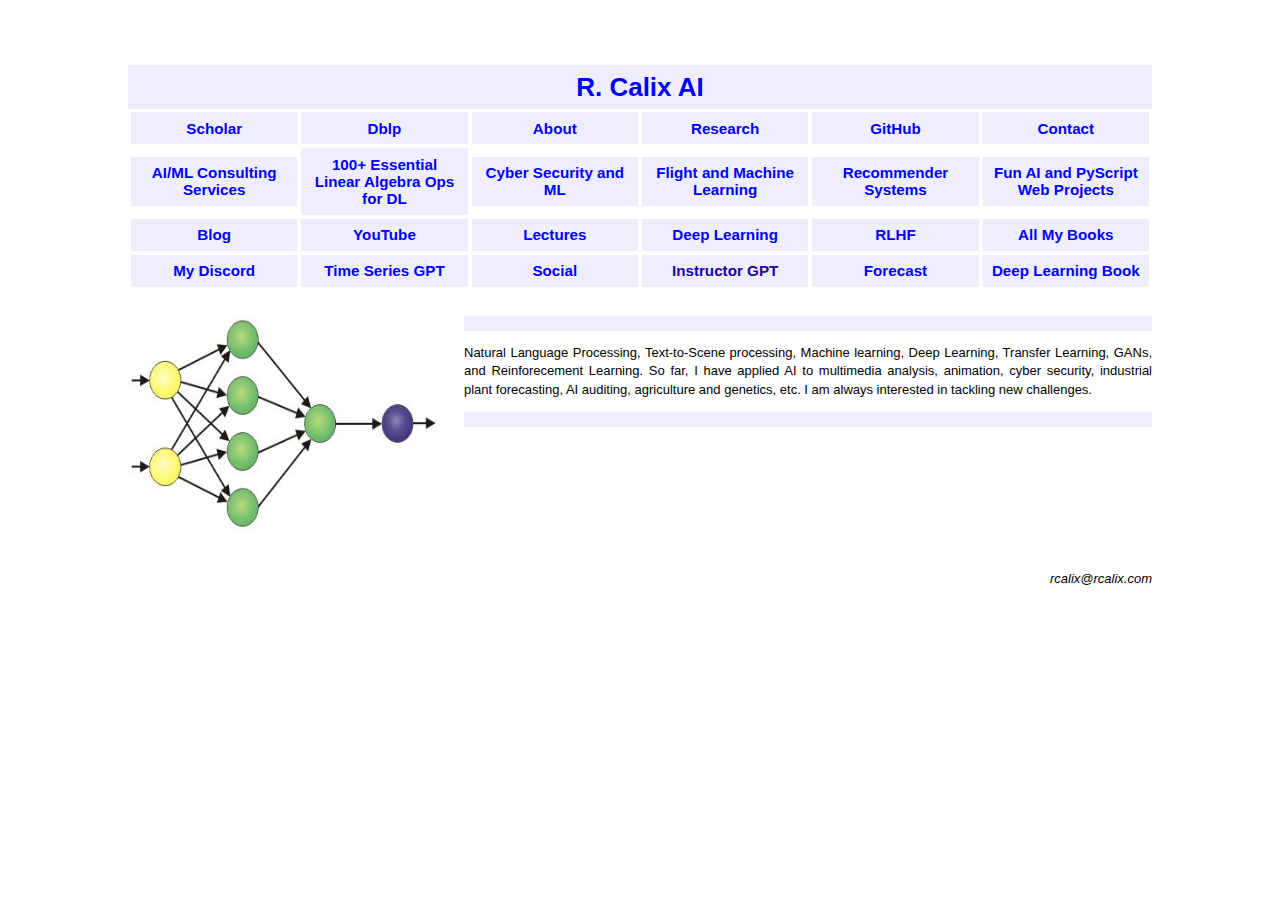
<file: index.html>
<html>
<head><meta charset="utf-8">
	<link href="styleT.css" rel="stylesheet" type="text/css" />
	<title>RCalix AI</title>
</head>
<body><!-- - - - - - - - - - - - - - - - - - - - - - - - - - - - - - - - - - - -->
	<h1><center><a href="https://www.rcalix.com">R. Calix AI</a></center></h1>

<table id="nav">
	<tbody>
		<tr>
			<td>
			<h3><a href="https://scholar.google.com/citations?hl=en&user=TiKVs6AAAAAJ">Scholar</a></h3>
			</td>
			<td>
			<h3><a href="https://dblp.org/pers/hd/c/Calix:Ricardo_A=">Dblp</a></h3>
			</td>
			
			<td>
			<h3><a href="https://www.linkedin.com/in/ricardo-calix-phd">About</a></h3>
			</td>
			<td>
                          <h3><a href="https://github.com/rcalix1/ResearchPage#readme">Research</a></h3>
				
			</td>
			<td>
			<h3><a href="https://github.com/rcalix1">GitHub</a></h3>
			</td>
			<td>
			<h3><a href="https://rcalix1.github.io/RCalixAI/contact.html">Contact</a></h3>
			</td>
		</tr>
		<tr>
			<td>
			<h3><a href="https://rcalix1.github.io/RCalixAI/contact.html"> AI/ML Consulting Services</a></h3>
		
			</td>
			<td>
			<h3><a href="https://github.com/rcalix1/100PlusEssentialLinearAlgebraOperationsForDeepLearning">100+ Essential Linear Algebra
			       Ops for DL </a> </h3>
			
			</td>
			
			
			 <td>
			<h3><a href="https://rcalix1.github.io/CyberSecurityAndMachineLearning/FirstEdition/index.html">Cyber Security and ML</a> </h3>
			
			</td>
			<td>
			<h3><a href="https://github.com/rcalix1/FlyAI-TK">Flight and Machine Learning</a></h3>
			</td>
			<td>
			 <h3><a href="https://www.galacticbackwater.com/theAIhub/index.html">Recommender Systems</a></h3>
			</td>
			<td>
			      <h3><a href="https://rcalix1.github.io/Build-Fun-AI-Projects-that-Run-on-the-Web/"> Fun AI and PyScript Web Projects </a></h3>
			</td>
			
		</tr>
		<tr>
			
			<td>
			     <h3><a href="https://www.youtube.com/@ricardocalix188/community">Blog</a></h3>
			</td>
			<td>
			<h3><a href="https://www.youtube.com/channel/UCKRgi-HJDEq0a3nhlG2nQvg">YouTube</a></h3>
			</td>
                        <td>
			        <h3><a href="https://rcalix1.github.io/STEM/">Lectures</a></h3>
			</td>
			<td>
			  <h3><a href="https://rcalix1.github.io/DeepLearningAlgorithms/SecondEdition/index.html">Deep Learning</a></h3>
			</td>

                        <td>
				
				   <h3><a href="https://github.com/rcalix1/RLHF">  RLHF </a></h3>
			</td>
                        
			<td>
		        <h3><a href="https://www.amazon.com/s?i=stripbooks&amp;rh=p_27%3ARicardo+A+Calix&amp;s=relevancerank&amp;text=Ricardo+A+Calix&amp;ref=dp_byline_sr_book_1">All My Books</a></h3>
			
			</td>
		</tr>
		
		<tr>
			
			<td>
			     <h3><a href="https://discord.gg/hfyNnuv4">My Discord</a></h3>
			</td>
			<td>
			<h3><a href="https://github.com/rcalix1/TimeSeriesAnalysis">Time Series GPT</a></h3>
			</td>
                        <td>
			        <h3><a href="https://bsky.app/profile/ricardocalix.com">Social</a></h3>
			</td>
			<td>
			  <h3><a href="">Instructor GPT</a></h3>
			</td>
			<td>
		                  <h3><a href="https://rcalix1.github.io/RCalixAI/forecast.html">Forecast</a></h3>
			</td>
			<td>
			  <h3><a href="https://www.amazon.com/Deep-Learning-Algorithms-PyTorch-GPTs/dp/B0CQYLGVYD/ref=sr_1_3?dib=eyJ2IjoiMSJ9.NIugvsoxaGVnAH9Zo95mJgz5Ruup19fJ-aVBJqKn5pds8vlbAI3XgXTCtY5RHSc_-FHWoOfECppJsxsVvgNxPk0wtfcGAaJf-uLzY30e6uI7kx5wmho0_JFa2jMvnHs_.CjOcc2k3tqzYtdz5u-HX2XVBaWgG4s19yxQZFdODyg0&dib_tag=se&qid=1723319123&refinements=p_27%3ARicardo+A+Calix&s=books&sr=1-3&text=Ricardo+A+Calix">Deep Learning Book</a></h3>
			</td>

                       
                        
			
		</tr>
			
		
		
	</tbody>
</table>
<!-- - - - - - - - - - - - - - - - - - - - - - - - - - - - - - - - - - - -->






<div class="item">
<div class="pic"><img src="images/ann.jpg" style="border-width: 0px; border-style: solid; width: 311px; height: 215px;" /></div>

<div class="txt">
<h3><a href="" name=""></a></h3>

<p><em></em></p>
<p>Natural Language Processing, Text-to-Scene processing, Machine learning, Deep Learning, Transfer Learning, GANs, and Reinforecement Learning. So far, I have applied AI to 
	multimedia analysis, animation, cyber security, industrial plant forecasting, AI auditing, agriculture and genetics, etc. I am always interested in tackling 
	new challenges. </p>
	
<h3><a href="" name=""></a></h3>
</div>
</div>





<!------------------------------------------------------------------------>

<hr />
<p style="text-align:right"><i>rcalix@rcalix.com </i></p>
</div>
</body>
</html>
</file>
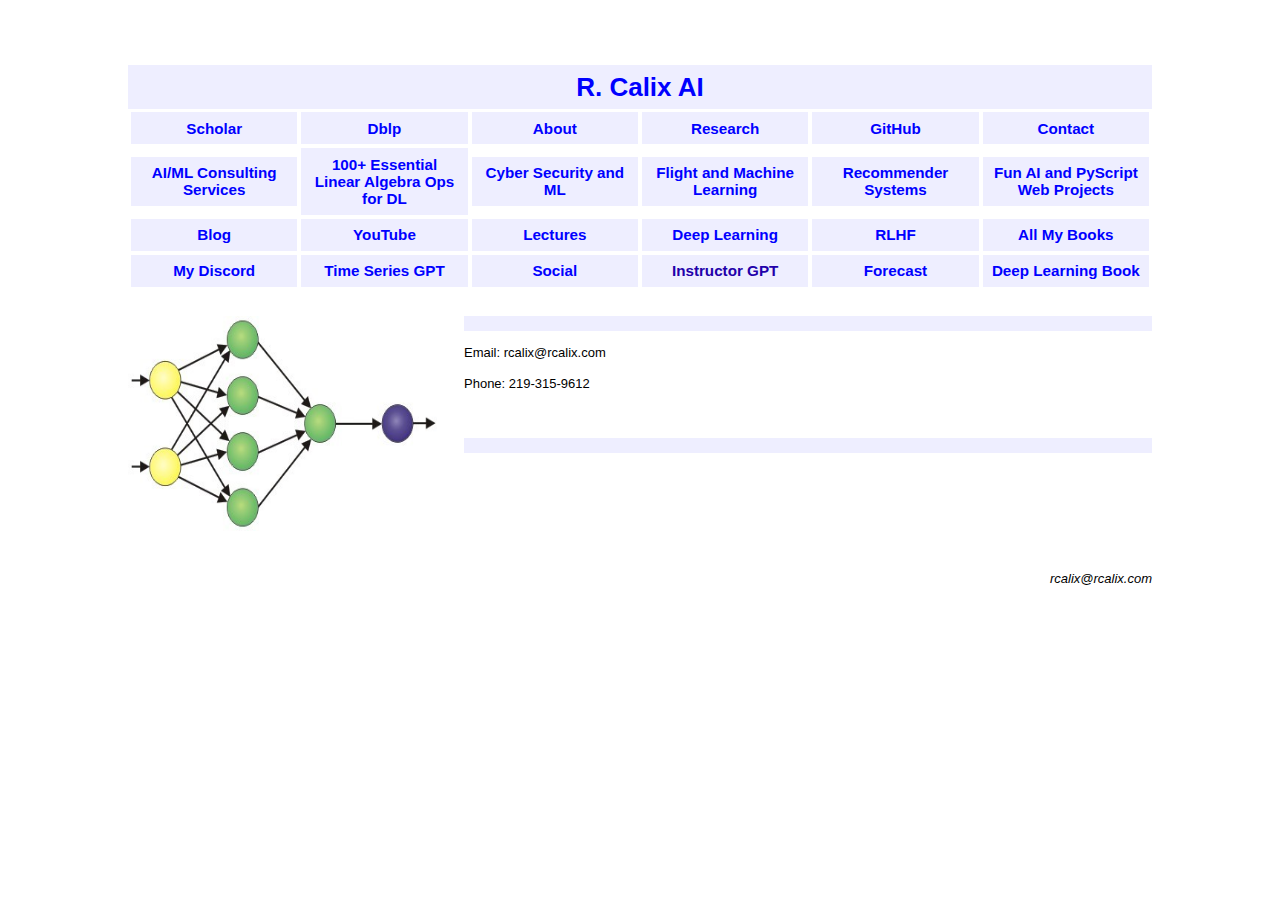
<file: contact.html>
<html>
<head><meta charset="utf-8">
	<link href="styleT.css" rel="stylesheet" type="text/css" />
	<title>RCalix AI</title>
</head>
<body><!-- - - - - - - - - - - - - - - - - - - - - - - - - - - - - - - - - - - -->
	<h1><center><a href="https://www.rcalix.com">R. Calix AI</a></center></h1>

<table id="nav">
	<tbody>
		<tr>
			<td>
			<h3><a href="https://scholar.google.com/citations?hl=en&user=TiKVs6AAAAAJ">Scholar</a></h3>
			</td>
			<td>
			<h3><a href="https://dblp.org/pers/hd/c/Calix:Ricardo_A=">Dblp</a></h3>
			</td>
			
			<td>
			<h3><a href="https://www.linkedin.com/in/ricardo-calix-phd">About</a></h3>
			</td>
			<td>
                          <h3><a href="https://github.com/rcalix1/ResearchPage#readme">Research</a></h3>
				
			</td>
			<td>
			<h3><a href="https://github.com/rcalix1">GitHub</a></h3>
			</td>
			<td>
			<h3><a href="https://rcalix1.github.io/RCalixAI/contact.html">Contact</a></h3>
			</td>
		</tr>
		<tr>
			<td>
				<h3><a href="https://rcalix1.github.io/RCalixAI/contact.html"> AI/ML Consulting Services</a></h3>
			
			</td>
			<td>
			<h3><a href="https://github.com/rcalix1/100PlusEssentialLinearAlgebraOperationsForDeepLearning">100+ Essential Linear Algebra
			       Ops for DL </a> </h3>
			
			</td>
			
			
			 <td>
				<h3><a href="https://rcalix1.github.io/CyberSecurityAndMachineLearning/FirstEdition/index.html">Cyber Security and ML</a> </h3>
		
			</td>
			<td>
			<h3><a href="https://github.com/rcalix1/FlyAI-TK">Flight and Machine Learning</a></h3>
			</td>
			<td>
			 <h3><a href="https://www.galacticbackwater.com/theAIhub/index.html">Recommender Systems</a></h3>
			</td>
			<td>
			      <h3><a href="https://rcalix1.github.io/Build-Fun-AI-Projects-that-Run-on-the-Web/"> Fun AI and PyScript Web Projects </a></h3>
			</td>
			
		</tr>
		<tr>
			
			<td>
			     <h3><a href="https://www.youtube.com/@ricardocalix188/community">Blog</a></h3>
			</td>
			<td>
			<h3><a href="https://www.youtube.com/channel/UCKRgi-HJDEq0a3nhlG2nQvg">YouTube</a></h3>
			</td>
                        <td>
			        <h3><a href="https://rcalix1.github.io/STEM/">Lectures</a></h3>
			</td>
			<td>
			  <h3><a href="https://rcalix1.github.io/DeepLearningAlgorithms/SecondEdition/index.html">Deep Learning</a></h3>
			</td>

                        <td>
				
			   <h3><a href="https://github.com/rcalix1/RLHF">  RLHF </a></h3>
			</td>
			
			<td>
		        <h3><a href="https://www.amazon.com/s?i=stripbooks&amp;rh=p_27%3ARicardo+A+Calix&amp;s=relevancerank&amp;text=Ricardo+A+Calix&amp;ref=dp_byline_sr_book_1">All My Books</a></h3>
			
			</td>
		</tr>
		<tr>
			
			<td>
			     <h3><a href="https://discord.gg/hfyNnuv4">My Discord</a></h3>
			</td>
			<td>
			<h3><a href="https://github.com/rcalix1/TimeSeriesAnalysis">Time Series GPT</a></h3>
			</td>
                        <td>
			        <h3><a href="https://bsky.app/profile/ricardocalix.com">Social</a></h3>
			</td>
			<td>
			  <h3><a href="">Instructor GPT</a></h3>
			</td>
			<td>
				       <h3><a href="https://rcalix1.github.io/RCalixAI/forecast.html"> Forecast</a></h3>
			</td>
			<td>
			  <h3><a href="https://www.amazon.com/Deep-Learning-Algorithms-PyTorch-GPTs/dp/B0CQYLGVYD/ref=sr_1_3?dib=eyJ2IjoiMSJ9.NIugvsoxaGVnAH9Zo95mJgz5Ruup19fJ-aVBJqKn5pds8vlbAI3XgXTCtY5RHSc_-FHWoOfECppJsxsVvgNxPk0wtfcGAaJf-uLzY30e6uI7kx5wmho0_JFa2jMvnHs_.CjOcc2k3tqzYtdz5u-HX2XVBaWgG4s19yxQZFdODyg0&dib_tag=se&qid=1723319123&refinements=p_27%3ARicardo+A+Calix&s=books&sr=1-3&text=Ricardo+A+Calix">Deep Learning Book</a></h3>
			</td>

                       
                        
			
		</tr>
		
	</tbody>
</table>
<!-- - - - - - - - - - - - - - - - - - - - - - - - - - - - - - - - - - - -->






<div class="item">
<div class="pic"><img src="images/ann.jpg" style="border-width: 0px; border-style: solid; width: 311px; height: 215px;" /></div>

<div class="txt">
<h3><a href="" name=""></a></h3>

<p><em></em></p>
<p>Email: rcalix@rcalix.com </p>
<p>Phone: 219-315-9612 </p>
<p>
   </br>
   </p>
	
<h3><a href="" name=""></a></h3>
</div>
</div>





<!------------------------------------------------------------------------>

<hr />
<p style="text-align:right"><i>rcalix@rcalix.com </i></p>
</div>
</body>
</html>
</file>
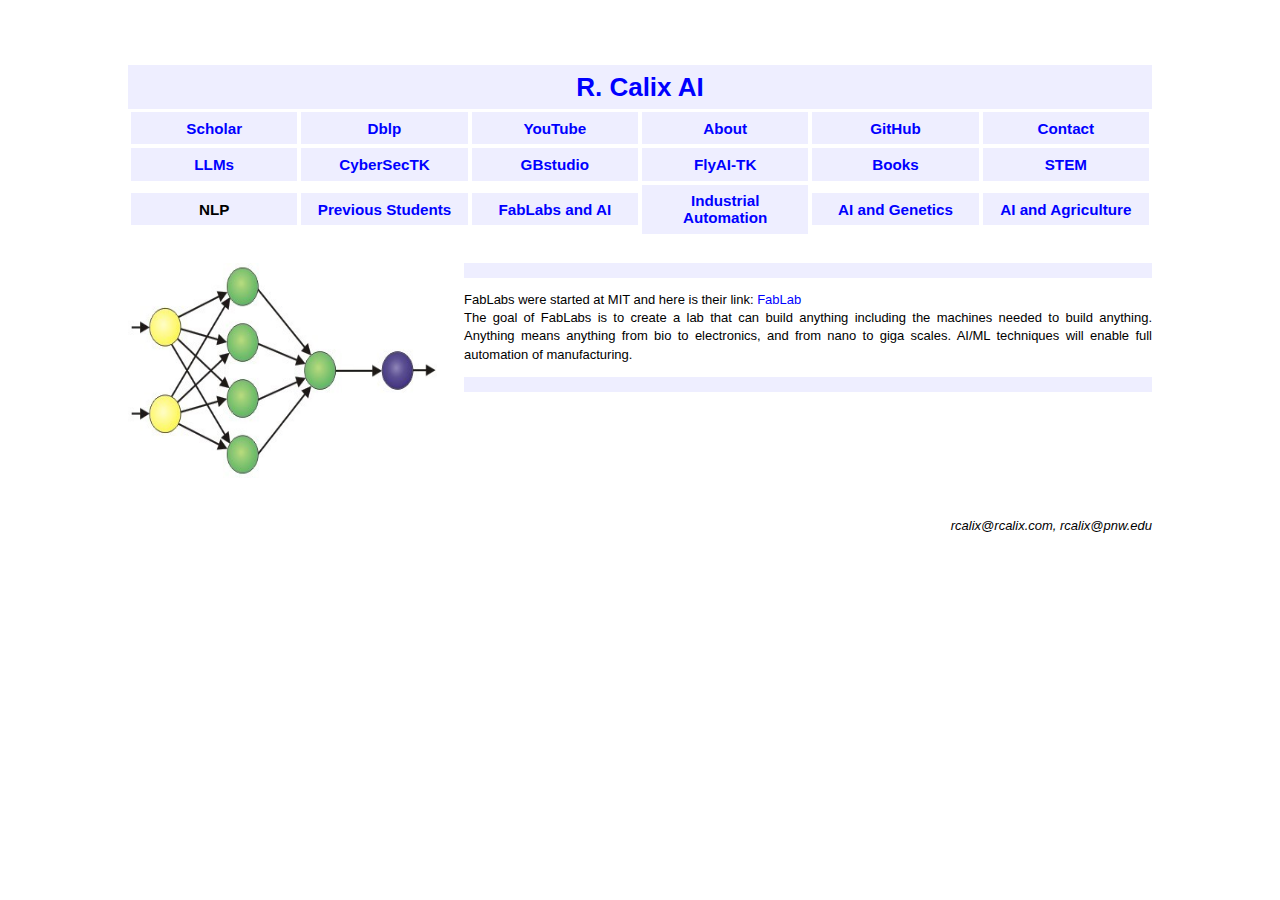
<file: fabLabs.html>
<html>
<head><meta charset="utf-8">
	<link href="styleT.css" rel="stylesheet" type="text/css" />
	<title>RCalix AI</title>
</head>
<body><!-- - - - - - - - - - - - - - - - - - - - - - - - - - - - - - - - - - - -->
	<h1><center><a href="https://www.rcalix.com">R. Calix AI</a></center></h1>

<table id="nav">
	<tbody>
		<tr>
			<td>
			<h3><a href="https://scholar.google.com/citations?hl=en&user=TiKVs6AAAAAJ">Scholar</a></h3>
			</td>
			<td>
			<h3><a href="https://dblp.org/pers/hd/c/Calix:Ricardo_A=">Dblp</a></h3>
			</td>
			<td>
			<h3><a href="https://www.youtube.com/channel/UCKRgi-HJDEq0a3nhlG2nQvg">YouTube</a></h3>
			</td>
			<td>
			<h3><a href="https://www.linkedin.com/in/ricardo-calix-phd">About</a></h3>
			</td>
			<td>
			<h3><a href="https://github.com/rcalix1">GitHub</a></h3>
			</td>
			<td>
			<h3><a href="https://rcalix1.github.io/RCalixAI/contact.html">Contact</a></h3>
			</td>
		</tr>
		<tr>
			<td>
			<h3><a href="https://github.com/rcalix1/LLMs">LLMs</a> </h3>
			</td>
			<td>
			<h3><a href="https://github.com/rcalix1/CyberSecTK">CyberSecTK</a> </h3>
			</td>
			<td>
			 <h3><a href="https://github.com/rcalix1/GBstudio">GBstudio</a></h3>
			</td>
			<td>
			<h3><a href="https://github.com/rcalix1/FlyAI-TK">FlyAI-TK</a></h3>
			</td>
			<td>
			<h3><a href="https://www.amazon.com/s?i=stripbooks&amp;rh=p_27%3ARicardo+A+Calix&amp;s=relevancerank&amp;text=Ricardo+A+Calix&amp;ref=dp_byline_sr_book_1">Books</a></h3>
			</td>
			<td>
			<h3><a href="https://rcalix1.github.io/STEM/">STEM</a></h3>
			</td>
		</tr>
		<tr>
			<td>
				<h3>NLP</h3>
			</td>
			<td>
			<h3>
				<a href="https://www.rcalix.com/prevStudents.html">Previous Students</a>
				</h3>
			</td>
			<td>
			<h3><a href="https://www.rcalix.com/fabLabs.html">FabLabs and AI</a></h3>
			</td>
			<td>
			<h3><a href="https://github.com/rcalix1/ProbabilityDensityFunctionsFromNeuralNets">Industrial Automation</a></h3>
			</td>
			<td>
			<h3><a href="https://github.com/rcalix1/biologyML">AI and Genetics</a></h3>
			</td>
			<td>
		        <h3><a href="https://github.com/rcalix1/WatermelonAnalyzerTK">AI and Agriculture</a></h3>
			</td>
		</tr>
	</tbody>
</table>
<!-- - - - - - - - - - - - - - - - - - - - - - - - - - - - - - - - - - - -->


<div class="item">
<div class="pic"><img src="images/ann.jpg" style="border-width: 0px; border-style: solid; width: 311px; height: 215px;" /></div>

<div class="txt">
<h3><a href="" name=""></a></h3>

<p><em></em></p>
<p>FabLabs were started at MIT and here is their link: 
	<a href="https://fab.cba.mit.edu">FabLab </a> 
	</br>
	The goal of FabLabs is to create a lab that can build anything including the machines needed to build anything. Anything means anything from bio to electronics, 
	and from nano to giga scales. AI/ML techniques will enable full automation of manufacturing. </p>
	
<h3><a href="" name=""></a></h3>
</div>
</div>





<!------------------------------------------------------------------------>

<hr />
<p style="text-align:right"><i>rcalix@rcalix.com, rcalix@pnw.edu</i></p>
</div>
</body>
</html>
</file>
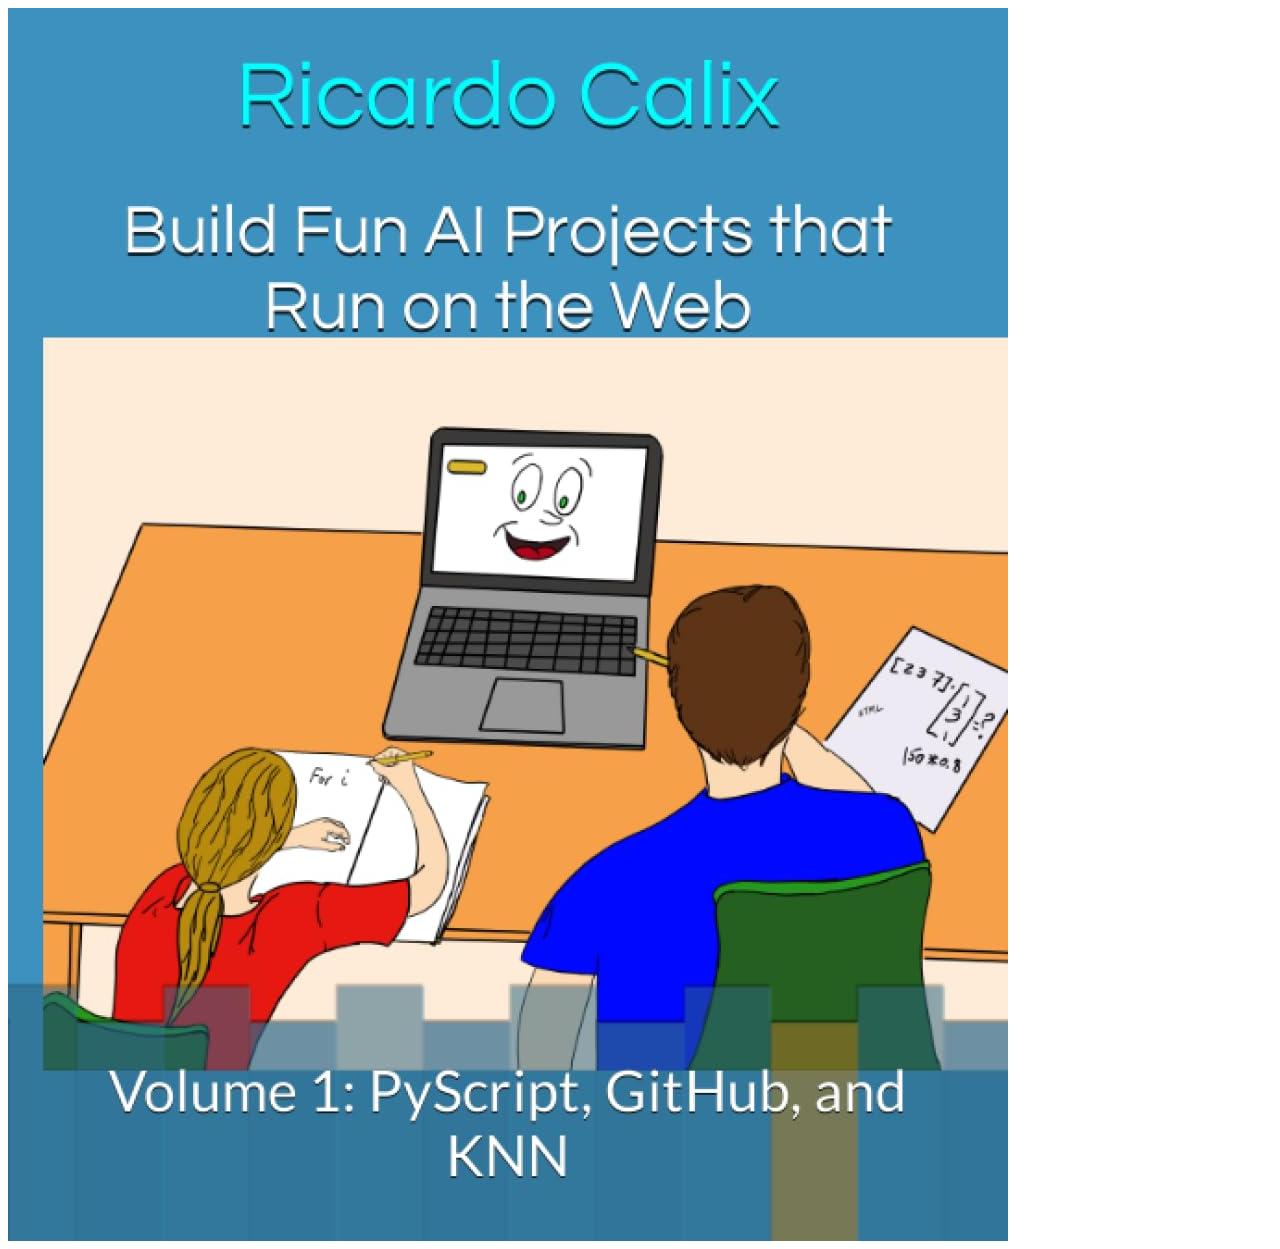
<file: mybooks.htm>
<html>
  <head></head>
  <body>
       <a href="https://www.amazon.com/s?i=stripbooks&rh=p_27%3ARicardo+A+Calix&s=relevancerank&text=Ricardo+A+Calix&ref=dp_byline_sr_book_1">
         
         <img src="images/funAIweb.jpg" alt="books" style="">
       </a>

  </body>
</html>
</file>
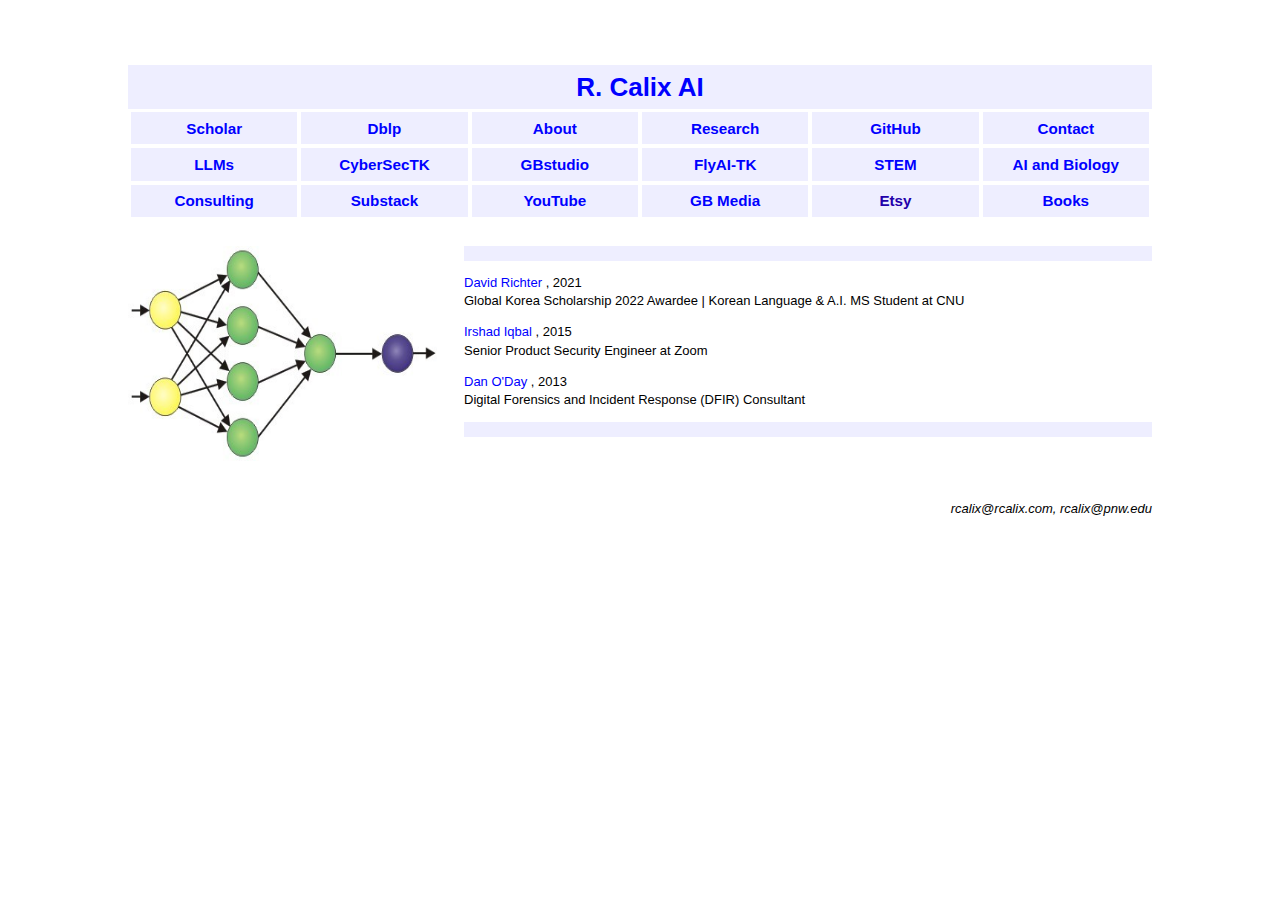
<file: prevStudents.html>
<html>
<head><meta charset="utf-8">
	<link href="styleT.css" rel="stylesheet" type="text/css" />
	<title>RCalix AI</title>
</head>
<body><!-- - - - - - - - - - - - - - - - - - - - - - - - - - - - - - - - - - - -->
	<h1><center><a href="https://www.rcalix.com">R. Calix AI</a></center></h1>

<table id="nav">
	<tbody>
	<tr>
			<td>
			<h3><a href="https://scholar.google.com/citations?hl=en&user=TiKVs6AAAAAJ">Scholar</a></h3>
			</td>
			<td>
			<h3><a href="https://dblp.org/pers/hd/c/Calix:Ricardo_A=">Dblp</a></h3>
			</td>
			
			<td>
			<h3><a href="https://www.linkedin.com/in/ricardo-calix-phd">About</a></h3>
			</td>
			<td>
			   <h3>
				<a href="https://www.rcalix.com/prevStudents.html">Research</a>
				</h3>
			</td>
			<td>
			<h3><a href="https://github.com/rcalix1">GitHub</a></h3>
			</td>
			<td>
			<h3><a href="https://rcalix1.github.io/RCalixAI/contact.html">Contact</a></h3>
			</td>
		</tr>
		<tr>
			<td>
			<h3><a href="https://github.com/rcalix1/LLMs">LLMs</a> </h3>
			</td>
			<td>
			<h3><a href="https://github.com/rcalix1/CyberSecTK">CyberSecTK</a> </h3>
			</td>
			
			
			 <td>
			 <h3><a href="https://github.com/rcalix1/GBstudio">GBstudio</a></h3>
			</td>
			<td>
			<h3><a href="https://github.com/rcalix1/FlyAI-TK">FlyAI-TK</a></h3>
			</td>
			<td>
				<h3><a href="https://rcalix1.github.io/STEM/">STEM</a></h3>
			</td>
			<td>
			<h3><a href="https://github.com/rcalix1/biologyML">AI and Biology</a></h3>
			</td>
			
		</tr>
		<tr>
			<td>
				<h3><a href="https://www.rcalix.com/contact.html">Consulting</a></h3>
			</td>
			<td>
			
				<h3><a href="https://ricardocalix.substack.com">Substack</a></h3>
			</td>
			<td>
			<h3><a href="https://www.youtube.com/channel/UCKRgi-HJDEq0a3nhlG2nQvg">YouTube</a></h3>
			</td>
                        <td>
			<h3><a href="https://www.galacticbackwater.com">GB Media</a></h3>
			</td>
			<td>
			<h3><a href="">Etsy</a></h3>
			</td>
			<td>
		        <h3><a href="https://www.amazon.com/s?i=stripbooks&amp;rh=p_27%3ARicardo+A+Calix&amp;s=relevancerank&amp;text=Ricardo+A+Calix&amp;ref=dp_byline_sr_book_1">Books</a></h3>
			
			</td>
		</tr>
		
	</tbody>
</table>
<!-- - - - - - - - - - - - - - - - - - - - - - - - - - - - - - - - - - - -->



<div class="item">
<div class="pic"><img src="images/ann.jpg" style="border-width: 0px; border-style: solid; width: 311px; height: 215px;" /></div>

<div class="txt">
<h3><a href="" name=""></a></h3>

<p><em></em></p>
	
	<p>
  <a href="https://www.linkedin.com/in/david-richter-0b4312200/"> David Richter   </a>, 2021 </br>
 Global Korea Scholarship 2022 Awardee | Korean Language & A.I. MS Student at CNU </br>

   </p>
	
	<p>
  <a href="https://www.linkedin.com/in/miirshad/"> Irshad Iqbal   </a>, 2015 </br>
  Senior Product Security Engineer at Zoom </br>

 </p>

<p>
<a href="https://www.linkedin.com/in/danieloday/"> Dan O'Day  </a>, 2013 </br>
Digital Forensics and Incident Response (DFIR) Consultant  </br>

	</p>



	
<h3><a href="" name=""></a></h3>
</div>
</div>





<!------------------------------------------------------------------------>

<hr />
<p style="text-align:right"><i>rcalix@rcalix.com, rcalix@pnw.edu </i></p>
</div>
</body>
</html>
</file>
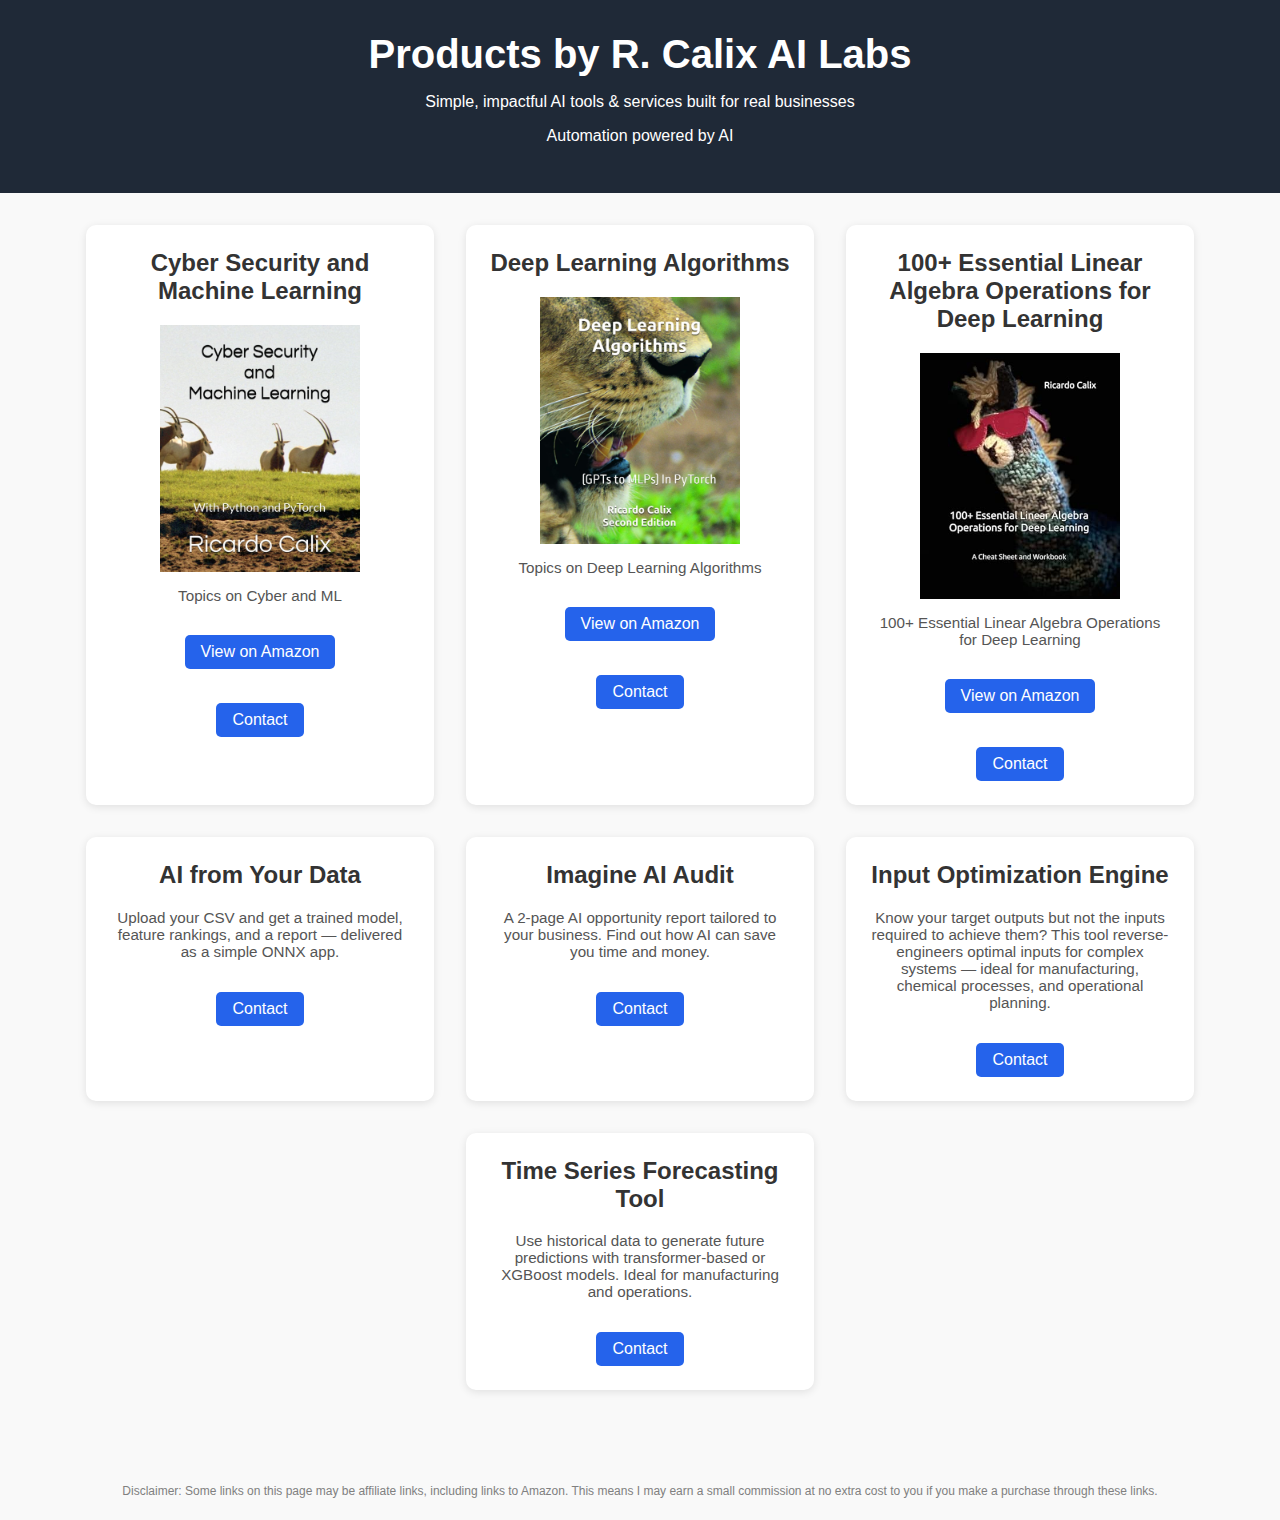
<file: products.html>
<!DOCTYPE html>
<html lang="en">
<head>
  <meta charset="UTF-8">
  <meta name="viewport" content="width=device-width, initial-scale=1.0">
  <title>Products by R. Calix AI Labs</title>
  <style>
    body {
      font-family: Arial, sans-serif;
      background-color: #f9f9f9;
      margin: 0;
      padding: 0;
      color: #333;
    }
    .header {
      background-color: #1f2937;
      color: white;
      padding: 2rem;
      text-align: center;
    }
    .header h1 {
      margin: 0;
      font-size: 2.5rem;
    }
    .header a {
    color: white;
    text-decoration: none;
   }

   .header a:hover {
    text-decoration: underline;
   color: #ddd; /* optional: subtle color shift on hover */
   }

    .products {
      display: flex;
      flex-wrap: wrap;
      justify-content: center;
      gap: 2rem;
      padding: 2rem;
    }
    .product-card {
      background-color: white;
      border-radius: 10px;
      box-shadow: 0 2px 8px rgba(0,0,0,0.1);
      width: 300px;
      padding: 1.5rem;
      text-align: center;
    }
    .product-card h2 {
      margin-top: 0;
    }
    .product-card p {
      font-size: 0.95rem;
      color: #555;
    }
    .product-card a {
      display: inline-block;
      margin-top: 1rem;
      padding: 0.5rem 1rem;
      background-color: #2563eb;
      color: white;
      text-decoration: none;
      border-radius: 5px;
      transition: background-color 0.3s ease;
    }
    .product-card a:hover {
      background-color: #1e40af;
    }
  </style>
</head>
<body>
  <div class="header">
    <h1>Products by <a href="https://www.rcalix.com">R. Calix AI Labs</a></h1>
    <p>Simple, impactful AI tools & services built for real businesses</p>
    <p>Automation powered by AI </p>
  </div>

  <div class="products">

    <div class="product-card">
        <h2>Cyber Security and Machine Learning</h2>
        <img src="images/71bOUBitNUL._SL1233_.jpg" alt="Cyber Security and Machine Learning Book" style="width:100%; max-width:200px; display:block; margin:auto;">
        <p>Topics on Cyber and ML</p>
        <a href="https://amzn.to/4sx5HWA" target="_blank">View on Amazon</a>
        <br><br>
        <a href="https://rcalix1.github.io/RCalixAI/contact.html">Contact</a>
    </div>

    <div class="product-card">
        <h2>Deep Learning Algorithms</h2>
        <img src="images/DLAlgos.jpeg" alt="Deep Learning Algorithms Book" style="width:100%; max-width:200px; display:block; margin:auto;">
        <p>Topics on Deep Learning Algorithms</p>
        <a href="https://amzn.to/4c8KGwr" target="_blank">View on Amazon</a>
        <br><br>
        <a href="https://rcalix1.github.io/RCalixAI/contact.html">Contact</a>
    </div>

    <div class="product-card">
        <h2>100+ Essential Linear Algebra Operations for Deep Learning</h2>
        <img src="images/LinAlgebraTensors.jpeg" alt="Tensor Operations Book" style="width:100%; max-width:200px; display:block; margin:auto;">
        <p>100+ Essential Linear Algebra Operations for Deep Learning</p>
        <a href="https://amzn.to/4t2Mkpg" target="_blank">View on Amazon</a>
        <br><br>
        <a href="https://rcalix1.github.io/RCalixAI/contact.html">Contact</a>
    </div>
    
    <div class="product-card">
      <h2>AI from Your Data</h2>
      <p>Upload your CSV and get a trained model, feature rankings, and a report — delivered as a simple ONNX app.</p>
      <a href="https://rcalix1.github.io/RCalixAI/contact.html">Contact</a>
    </div>

    <div class="product-card">
      <h2>Imagine AI Audit</h2>
      <p>A 2-page AI opportunity report tailored to your business. Find out how AI can save you time and money.</p>
      <a href="https://rcalix1.github.io/RCalixAI/contact.html">Contact</a>
    </div>

    <div class="product-card">
      <h2>Input Optimization Engine</h2>
      <p>Know your target outputs but not the inputs required to achieve them? This tool reverse-engineers optimal inputs for complex systems — ideal for manufacturing, chemical processes, and operational planning.</p>
      <a href="https://rcalix1.github.io/RCalixAI/contact.html">Contact</a>
    
    </div>

    <div class="product-card">
      <h2>Time Series Forecasting Tool</h2>
      <p>Use historical data to generate future predictions with transformer-based or XGBoost models. Ideal for manufacturing and operations.</p>
      <a href="https://rcalix1.github.io/RCalixAI/contact.html">Contact</a>
    </div>
  </div>


<div style="text-align:center; font-size:12px; color:gray; margin-top:40px; padding:10px;">
  <p>
    Disclaimer: Some links on this page may be affiliate links, including links to Amazon. 
    This means I may earn a small commission at no extra cost to you if you make a purchase through these links.
  </p>
</div>
  
</body>
</html>
</file>
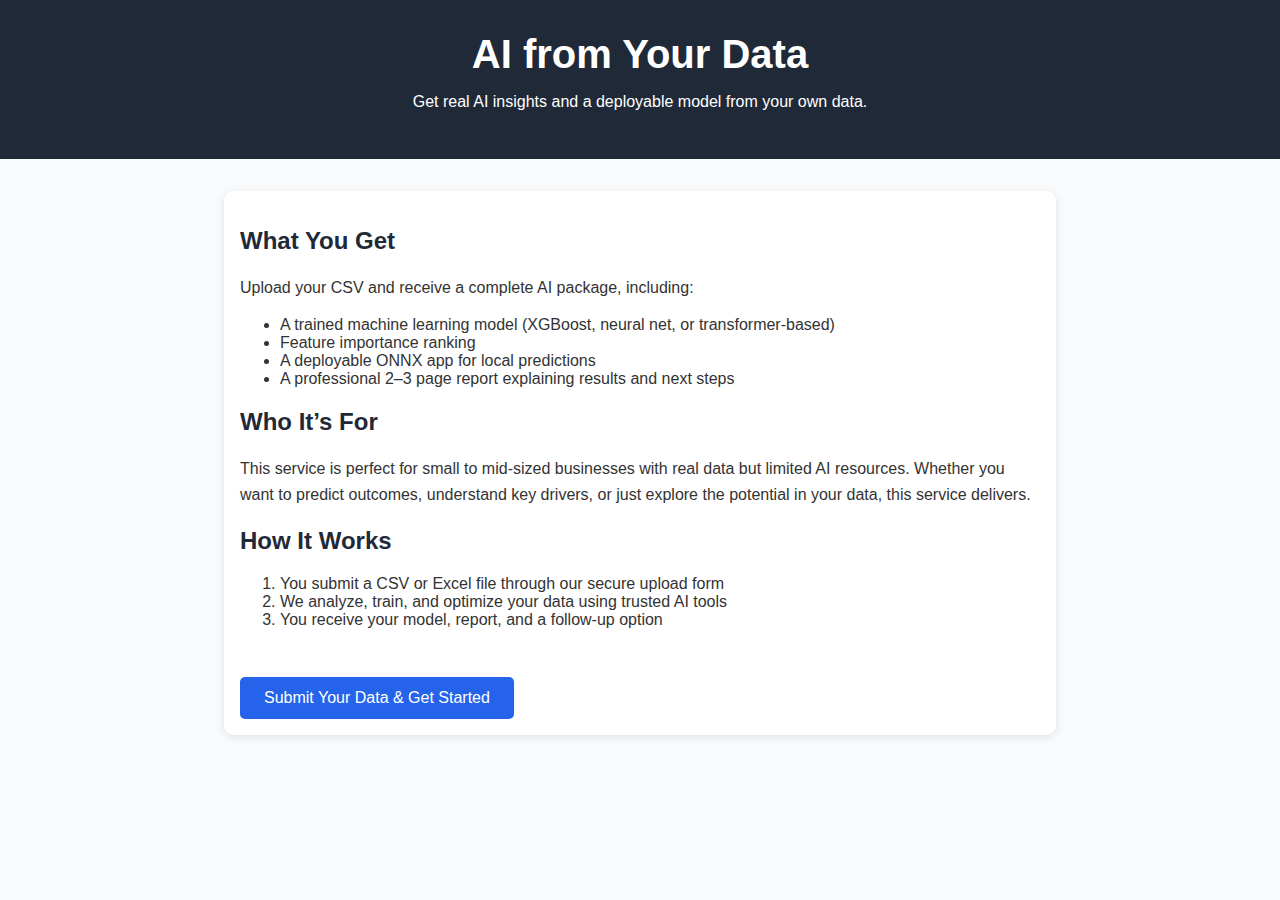
<file: products/AIfromYourCSV.html>
<!DOCTYPE html>
<html lang="en">
<head>
  <meta charset="UTF-8">
  <meta name="viewport" content="width=device-width, initial-scale=1.0">
  <title>AI from Your Data | Ricardo Calix</title>
  <style>
    body {
      font-family: Arial, sans-serif;
      background-color: #f9fafb;
      margin: 0;
      padding: 0;
      color: #333;
    }
    .header {
      background-color: #1f2937;
      color: white;
      padding: 2rem;
      text-align: center;
    }
    .header h1 {
      margin: 0;
      font-size: 2.5rem;
    }
    .content {
      max-width: 800px;
      margin: 2rem auto;
      padding: 1rem;
      background: white;
      border-radius: 10px;
      box-shadow: 0 2px 8px rgba(0,0,0,0.1);
    }
    .content h2 {
      color: #1f2937;
    }
    .content p {
      line-height: 1.6;
    }
    .cta-button {
      display: inline-block;
      margin-top: 2rem;
      padding: 0.75rem 1.5rem;
      background-color: #2563eb;
      color: white;
      text-decoration: none;
      border-radius: 5px;
      font-size: 1rem;
    }
    .cta-button:hover {
      background-color: #1e40af;
    }
  </style>
</head>
<body>
  <div class="header">
    <h1>AI from Your Data</h1>
    <p>Get real AI insights and a deployable model from your own data.</p>
  </div>

  <div class="content">
    <h2>What You Get</h2>
    <p>Upload your CSV and receive a complete AI package, including:</p>
    <ul>
      <li>A trained machine learning model (XGBoost, neural net, or transformer-based)</li>
      <li>Feature importance ranking</li>
      <li>A deployable ONNX app for local predictions</li>
      <li>A professional 2–3 page report explaining results and next steps</li>
    </ul>

    <h2>Who It’s For</h2>
    <p>This service is perfect for small to mid-sized businesses with real data but limited AI resources. Whether you want to predict outcomes, understand key drivers, or just explore the potential in your data, this service delivers.</p>

    <h2>How It Works</h2>
    <ol>
      <li>You submit a CSV or Excel file through our secure upload form</li>
      <li>We analyze, train, and optimize your data using trusted AI tools</li>
      <li>You receive your model, report, and a follow-up option</li>
    </ol>

    <a href="#" class="cta-button">Submit Your Data & Get Started</a>
  </div>
</body>
</html>
</file>
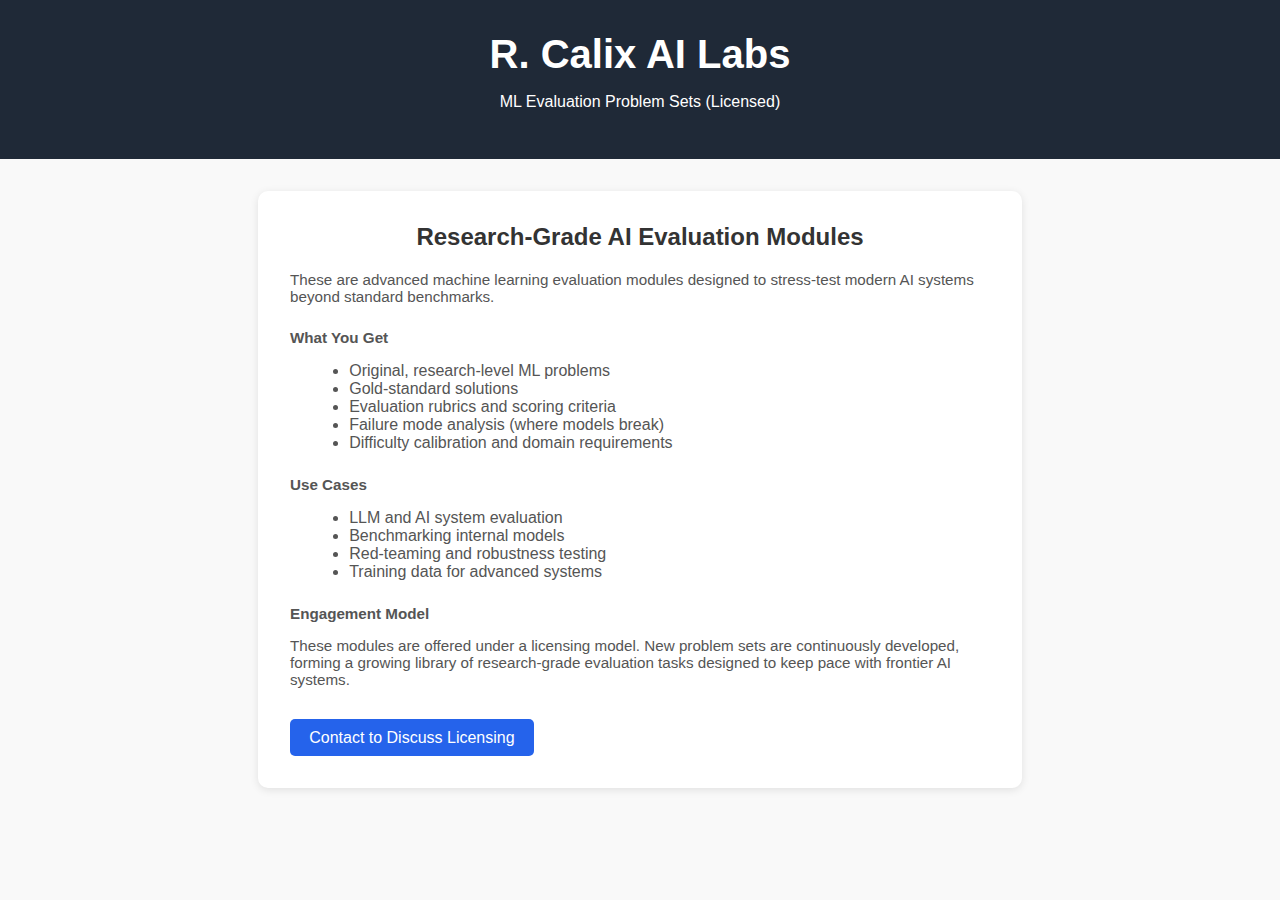
<file: products/MLevaluation.html>
<!DOCTYPE html>
<html lang="en">
<head>
  <meta charset="UTF-8">
  <meta name="viewport" content="width=device-width, initial-scale=1.0">
  <title>ML Evaluation Problem Sets</title>
  <style>
    body {
      font-family: Arial, sans-serif;
      background-color: #f9f9f9;
      margin: 0;
      padding: 0;
      color: #333;
    }
    .header {
      background-color: #1f2937;
      color: white;
      padding: 2rem;
      text-align: center;
    }
    .header h1 {
      margin: 0;
      font-size: 2.5rem;
    }
    .header a {
      color: white;
      text-decoration: none;
    }
    .header a:hover {
      text-decoration: underline;
      color: #ddd;
    }
    .products {
      display: flex;
      justify-content: center;
      padding: 2rem;
    }
    .product-card {
      background-color: white;
      border-radius: 10px;
      box-shadow: 0 2px 8px rgba(0,0,0,0.1);
      width: 700px;
      padding: 2rem;
      text-align: left;
    }
    .product-card h2 {
      margin-top: 0;
      text-align: center;
    }
    .product-card p {
      font-size: 0.95rem;
      color: #555;
    }
    .product-card ul {
      margin-left: 1.2rem;
      color: #555;
    }
    .product-card a {
      display: inline-block;
      margin-top: 1rem;
      padding: 0.6rem 1.2rem;
      background-color: #2563eb;
      color: white;
      text-decoration: none;
      border-radius: 5px;
      transition: background-color 0.3s ease;
    }
    .product-card a:hover {
      background-color: #1e40af;
    }
    .section-title {
      margin-top: 1.5rem;
      font-weight: bold;
    }
  </style>
</head>
<body>

  <div class="header">
    <h1><a href="index.html">R. Calix AI Labs</a></h1>
    <p>ML Evaluation Problem Sets (Licensed)</p>
  </div>

  <div class="products">
    <div class="product-card">

      <h2>Research-Grade AI Evaluation Modules</h2>

      <p>
        These are advanced machine learning evaluation modules designed to stress-test 
        modern AI systems beyond standard benchmarks.
      </p>

      <p class="section-title">What You Get</p>
      <ul>
        <li>Original, research-level ML problems</li>
        <li>Gold-standard solutions</li>
        <li>Evaluation rubrics and scoring criteria</li>
        <li>Failure mode analysis (where models break)</li>
        <li>Difficulty calibration and domain requirements</li>
      </ul>

      <p class="section-title">Use Cases</p>
      <ul>
        <li>LLM and AI system evaluation</li>
        <li>Benchmarking internal models</li>
        <li>Red-teaming and robustness testing</li>
        <li>Training data for advanced systems</li>
      </ul>

      <p class="section-title">Engagement Model</p>
      <p>
        These modules are offered under a licensing model.
        New problem sets are continuously developed, forming a growing library of 
          research-grade evaluation tasks designed to keep pace with frontier AI systems.
     
      </p>

      <a href="https://www.rcalix.com/contact.html">Contact to Discuss Licensing</a>

    </div>
  </div>

</body>
</html>
</file>
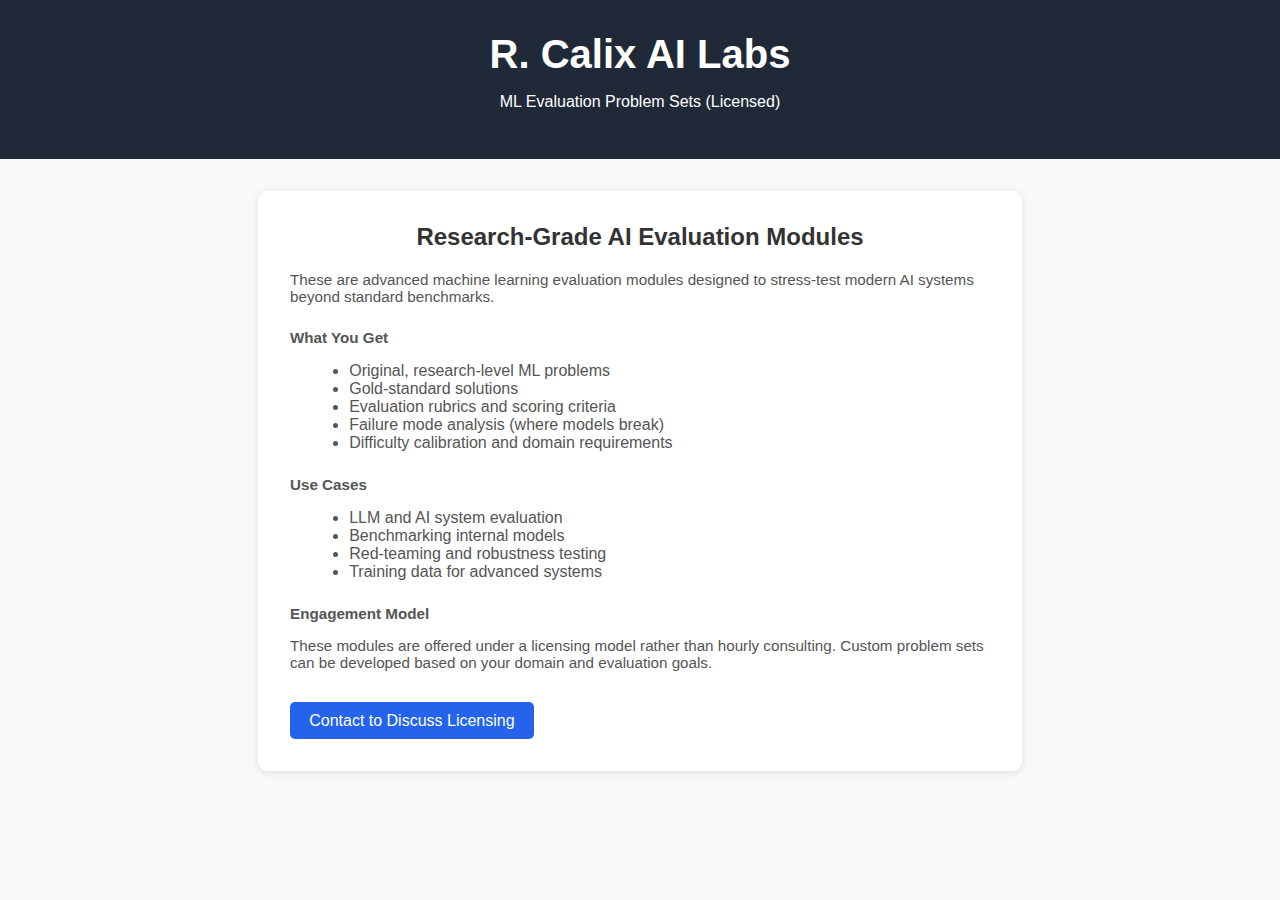
<file: products/MLevaluations.html>
<!DOCTYPE html>
<html lang="en">
<head>
  <meta charset="UTF-8">
  <meta name="viewport" content="width=device-width, initial-scale=1.0">
  <title>ML Evaluation Problem Sets</title>
  <style>
    body {
      font-family: Arial, sans-serif;
      background-color: #f9f9f9;
      margin: 0;
      padding: 0;
      color: #333;
    }
    .header {
      background-color: #1f2937;
      color: white;
      padding: 2rem;
      text-align: center;
    }
    .header h1 {
      margin: 0;
      font-size: 2.5rem;
    }
    .header a {
      color: white;
      text-decoration: none;
    }
    .header a:hover {
      text-decoration: underline;
      color: #ddd;
    }
    .products {
      display: flex;
      justify-content: center;
      padding: 2rem;
    }
    .product-card {
      background-color: white;
      border-radius: 10px;
      box-shadow: 0 2px 8px rgba(0,0,0,0.1);
      width: 700px;
      padding: 2rem;
      text-align: left;
    }
    .product-card h2 {
      margin-top: 0;
      text-align: center;
    }
    .product-card p {
      font-size: 0.95rem;
      color: #555;
    }
    .product-card ul {
      margin-left: 1.2rem;
      color: #555;
    }
    .product-card a {
      display: inline-block;
      margin-top: 1rem;
      padding: 0.6rem 1.2rem;
      background-color: #2563eb;
      color: white;
      text-decoration: none;
      border-radius: 5px;
      transition: background-color 0.3s ease;
    }
    .product-card a:hover {
      background-color: #1e40af;
    }
    .section-title {
      margin-top: 1.5rem;
      font-weight: bold;
    }
  </style>
</head>
<body>

  <div class="header">
    <h1><a href="index.html">R. Calix AI Labs</a></h1>
    <p>ML Evaluation Problem Sets (Licensed)</p>
  </div>

  <div class="products">
    <div class="product-card">

      <h2>Research-Grade AI Evaluation Modules</h2>

      <p>
        These are advanced machine learning evaluation modules designed to stress-test 
        modern AI systems beyond standard benchmarks.
      </p>

      <p class="section-title">What You Get</p>
      <ul>
        <li>Original, research-level ML problems</li>
        <li>Gold-standard solutions</li>
        <li>Evaluation rubrics and scoring criteria</li>
        <li>Failure mode analysis (where models break)</li>
        <li>Difficulty calibration and domain requirements</li>
      </ul>

      <p class="section-title">Use Cases</p>
      <ul>
        <li>LLM and AI system evaluation</li>
        <li>Benchmarking internal models</li>
        <li>Red-teaming and robustness testing</li>
        <li>Training data for advanced systems</li>
      </ul>

      <p class="section-title">Engagement Model</p>
      <p>
        These modules are offered under a licensing model rather than hourly consulting.
        Custom problem sets can be developed based on your domain and evaluation goals.
      </p>

      <a href="contact.html">Contact to Discuss Licensing</a>

    </div>
  </div>

</body>
</html>
</file>
<file: styleT.css>
/*---------------------------------------------------------------------------*/

a:link    { color:#0000FF; text-decoration: none; }
a:visited { color:#2200AA; text-decoration: none; }
a:hover   { color:#AA0000; text-decoration: underline; }
a:active  { color:#FF0000; text-decoration: underline; }

body {
    margin-left:   10%;
    margin-right:  10%;
    margin-top:    5em;
    margin-bottom: 5em;
    font-family: "Lucida Grande", "Verdana", "Arial", sans-serif;
    font-size: small;
    line-height: 140%;
}

table {
    font-size: small;
}

hr {
    clear: both;
    border-style: none;
}

p {
    text-align: justify;
}

code, pre {
  font-family: "Lucida Sans Typewriter", "Courier New", monospace;
}

/*---------------------------------------------------------------------------*/

h1, h2, h3, h4, h5 {
    margin:  0px;
    padding: 0.5em;
    background-color: #EEF;
}

h1 {
    clear: both;
}

/*---------------------------------------------------------------------------*/
/* Lists of items each with a picture and text                               */

div.item {
    clear: both;
}

div.pic {
    float: left;
    width: 320px;
    margin-bottom: 2em;
}

div.txt {
    margin-left: 336px;
}

/*---------------------------------------------------------------------------*/
/* Navigation table                                                          */

#nav {
    clear: both;
    width: 100%;
    margin-bottom: 2em;
}

#nav td {
    text-align: center;
    width: 13%;
}

/*---------------------------------------------------------------------------*/
/* Calender table                                                            */

table.calendar {
  margin-left:  auto;
  margin-right: auto;
}

td.lec {
  width:  8em;
  height: 8em;
  border-color: white;
  border-width: 2px;
  border-style: solid;
  vertical-align: top;
  background: #CFC;
}

td.fin {
  width:  8em;
  height: 8em;
  border-color: white;
  border-width: 2px;
  border-style: solid;
  vertical-align: top;
  background: #FFC;
}

td.hol {
  width:  8em;
  height: 8em;
  border-color: white;
  border-width: 2px;
  border-style: solid;
  vertical-align: top;
  color:      #FFF;
  background: #FCC;
}

td.off {
  width:  8em;
  height: 8em;
  border-color: white;
  border-width: 2px;
  border-style: solid;
  vertical-align: top;
  color:      #FFF;
  background: #DDD;
}

.center {
    display: block;
    margin-left: auto;
    margin-right: auto;
    width: 50%;
}
/*---------------------------------------------------------------------------*/
</file>
